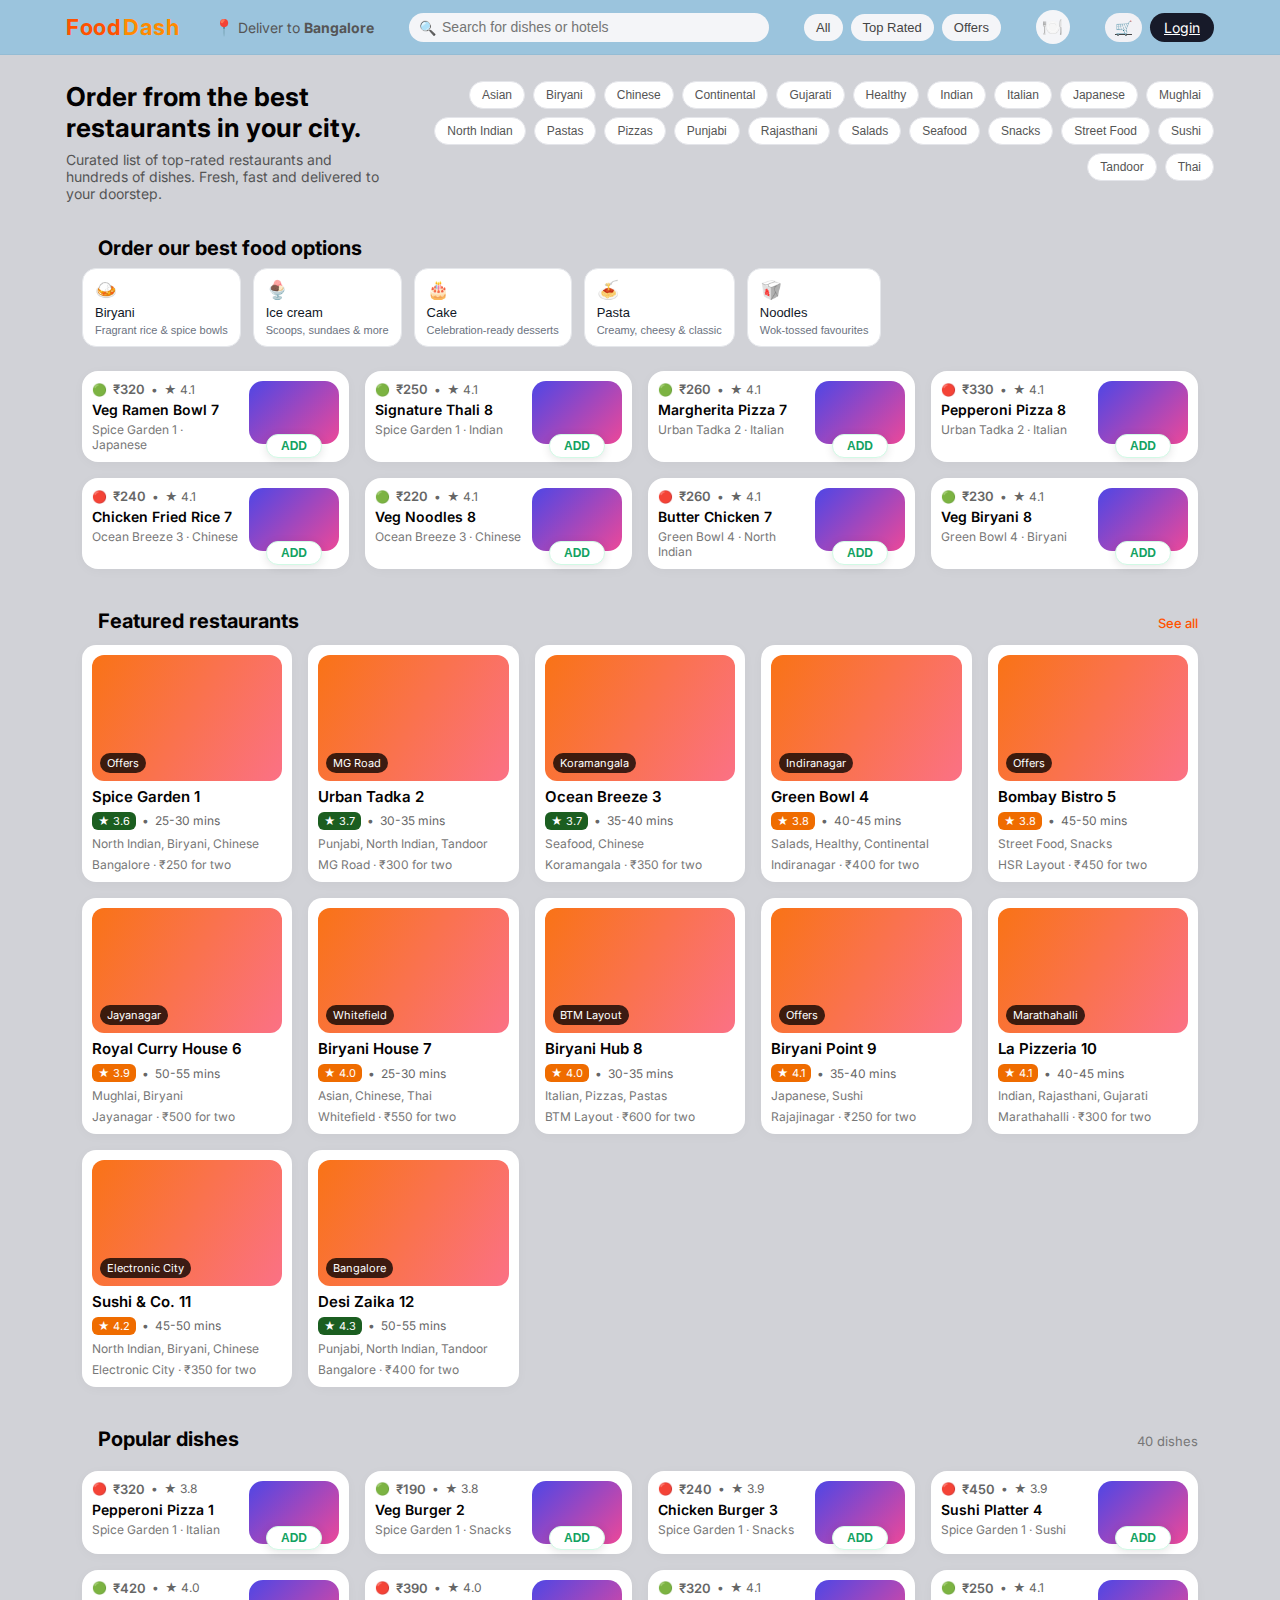
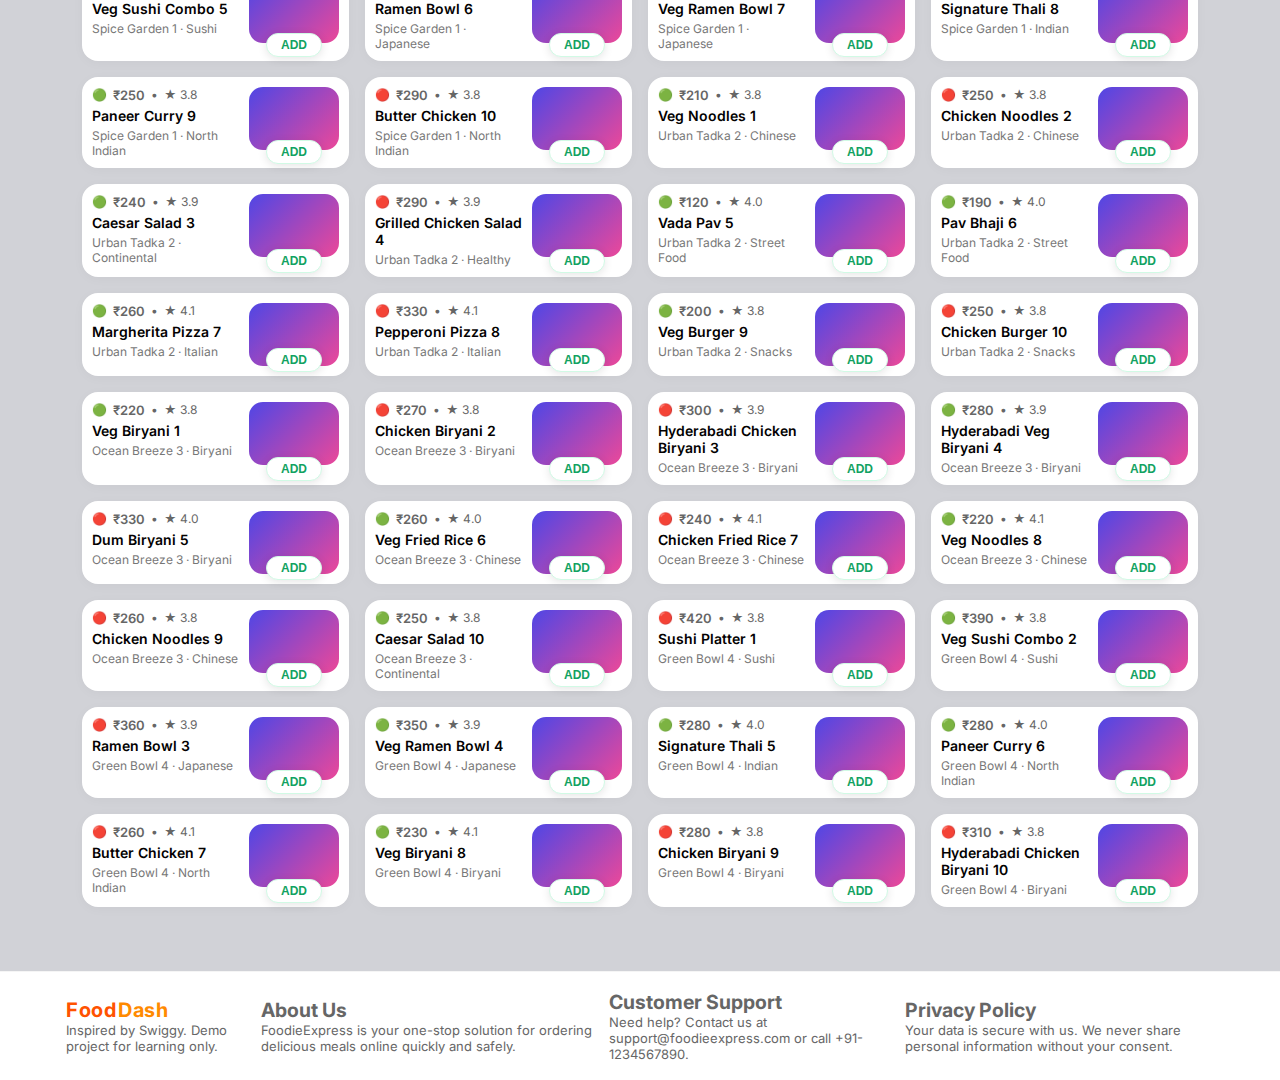
<file: index.html>
<!DOCTYPE html>
<html lang="en">
  <head>
    <meta charset="UTF-8" />
    <meta name="viewport" content="width=device-width, initial-scale=1.0" />
    <title>FoodDash | Order Food Online</title>
    <link rel="stylesheet" href="styles.css" />
    <link rel="preconnect" href="https://fonts.googleapis.com" />
    <link rel="preconnect" href="https://fonts.gstatic.com" crossorigin />
    <link
      href="https://fonts.googleapis.com/css2?family=Inter:wght@300;400;500;600;700&display=swap"
      rel="stylesheet"
    />
  </head>
  <body>
    <header class="top-bar">
      <div class="top-bar__content container">
        <a href="index.html" class="logo logo--link">Food<span>Dash</span></a>
        <div class="location">
          <span class="location__icon">📍</span>
          <span class="location__text">Deliver to <strong>Bangalore</strong></span>
        </div>
        <div class="search search--desktop">
          <span class="search__icon">🔍</span>
          <input
            id="searchInput"
            class="search__input"
            type="text"
            placeholder="Search for dishes or hotels"
          />
        </div>
        <nav class="nav">
          <button class="nav__item" id="filterAll">All</button>
          <button class="nav__item" data-filter="Top Rated">Top Rated</button>
          <button class="nav__item" data-filter="Offers">Offers</button>
        </nav>
        <a
          href="restaurants.html"
          class="top-icon"
          title="View all restaurants"
          aria-label="View all restaurants"
        >
          🍽️
        </a>
        <div class="user-actions">
          <a href="checkout.html" class="user-actions__btn">
            <span>🛒</span>
            <span class="user-actions__label">Cart</span>
            <span id="cartCount" class="cart-count-badge">0</span>
          </a>
          <a
            href="login.html"
            id="loginButton"
            class="user-actions__btn user-actions__btn--primary"
          >
            
            <span>Login</span>
          </a>
        </div>
      </div>
      <div class="search search--mobile container">
        <span class="search__icon">🔍</span>
        <input
          id="searchInputMobile"
          class="search__input"
          type="text"
          placeholder="Search for dishes or hotels"
        />
      </div>
    </header>

    <main class="main">
      <section class="hero container">
        <div class="hero__text">
          <h1>Order from the best restaurants in your city.</h1>
          <p>
            Curated list of top-rated restaurants and hundreds of dishes. Fresh, fast and
            delivered to your doorstep.
          </p>
        </div>
        <div class="hero__tags" id="cuisineFilters">
          <!-- Cuisine filter chips will be injected here -->
        </div>
      </section>

      <section class="container">
        <div class="section-header">
          <h2 class="section-title">Order our best food options</h2>
        </div>
        <div id="bestCategories" class="best-categories">
          <button class="best-category-card" data-keyword="biryani">
            <span class="best-category-icon">🍛</span>
            <span class="best-category-label">Biryani</span>
            <span class="best-category-sub">Fragrant rice & spice bowls</span>
          </button>
          <button class="best-category-card" data-keyword="ice cream">
            <span class="best-category-icon">🍨</span>
            <span class="best-category-label">Ice cream</span>
            <span class="best-category-sub">Scoops, sundaes & more</span>
          </button>
          <button class="best-category-card" data-keyword="cake">
            <span class="best-category-icon">🎂</span>
            <span class="best-category-label">Cake</span>
            <span class="best-category-sub">Celebration-ready desserts</span>
          </button>
          <button class="best-category-card" data-keyword="pasta">
            <span class="best-category-icon">🍝</span>
            <span class="best-category-label">Pasta</span>
            <span class="best-category-sub">Creamy, cheesy & classic</span>
          </button>
          <button class="best-category-card" data-keyword="noodles">
            <span class="best-category-icon">🥡</span>
            <span class="best-category-label">Noodles</span>
            <span class="best-category-sub">Wok-tossed favourites</span>
          </button>
        </div>
        <div id="bestDishGrid" class="dish-grid">
          <!-- Best dishes injected by JS -->
        </div>
      </section>

      <section class="container">
        <div class="section-header">
          <h2 class="section-title">Featured restaurants</h2>
          <a href="restaurants.html" class="section-link">See all</a>
        </div>
        <div id="hotelGrid" class="hotel-grid">
          <!-- Hotel cards injected by JS -->
        </div>
      </section>

      <section class="container">
        <div class="section-header">
          <h2 class="section-title">Popular dishes</h2>
          <span id="dishCount" class="section-subtitle"></span>
        </div>
        <div id="dishGrid" class="dish-grid">
          <!-- Dish cards injected by JS -->
        </div>
        <p id="noResults" class="no-results hidden">
          No dishes found. Try a different search or filter.
        </p>
      </section>
    </main>

    <footer class="footer">
      <div class="footer__content container">
        <div class="footer__brand">
          <div class="logo logo--footer">Food<span>Dash</span></div>
          <p>Inspired by Swiggy. Demo project for learning only.</p>
        </div>
        <div id="about" class="info-section">
    <h2>About Us</h2>
    <p>FoodieExpress is your one-stop solution for ordering delicious meals online quickly and safely.</p>
</div>

<div id="help" class="info-section">
    <h2>Customer Support</h2>
    <p>Need help? Contact us at support@foodieexpress.com or call +91-1234567890.</p>
</div>

<div id="privacy" class="info-section">
    <h2>Privacy Policy</h2>
    <p>Your data is secure with us. We never share personal information without your consent.</p>
</div>
    </footer>

    <script src="header.js"></script>
    <script src="script.js"></script>
  </body>
  </html>
</file>
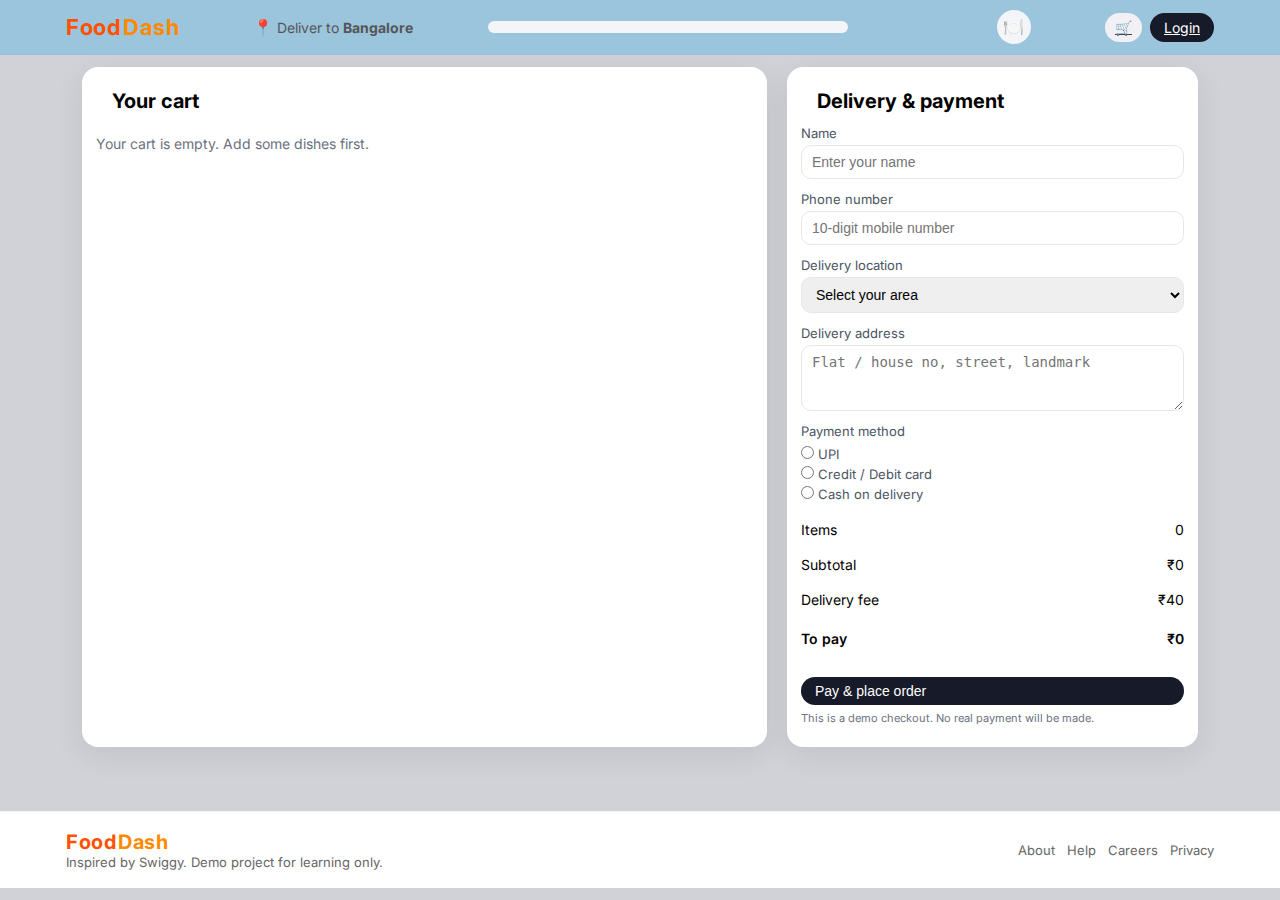
<file: checkout.html>
<!DOCTYPE html>
<html lang="en">
  <head>
    <meta charset="UTF-8" />
    <meta name="viewport" content="width=device-width, initial-scale=1.0" />
    <title>FoodDash | Checkout</title>
    <link rel="stylesheet" href="styles.css" />
    <link rel="preconnect" href="https://fonts.googleapis.com" />
    <link rel="preconnect" href="https://fonts.gstatic.com" crossorigin />
    <link
      href="https://fonts.googleapis.com/css2?family=Inter:wght@300;400;500;600;700&display=swap"
      rel="stylesheet"
    />
  </head>
  <body>
    <header class="top-bar">
      <div class="top-bar__content container">
        <a href="index.html" class="logo logo--link">Food<span>Dash</span></a>
        <div class="location">
          <span class="location__icon">📍</span>
          <span class="location__text">Deliver to <strong>Bangalore</strong></span>
        </div>
        <div class="search search--desktop"></div>
        <nav class="nav"></nav>
        <a
          href="restaurants.html"
          class="top-icon"
          title="View all restaurants"
          aria-label="View all restaurants"
        >
          🍽️
        </a>
        <div class="user-actions">
          <a href="checkout.html" class="user-actions__btn">
            <span>🛒</span>
            <span class="user-actions__label">Cart</span>
            <span id="cartCount" class="cart-count-badge">0</span>
          </a>
          <a
            href="login.html"
            id="loginButton"
            class="user-actions__btn user-actions__btn--primary"
          >
            
            <span>Login</span>
          </a>
        </div>
      </div>
    </header>

    <main class="main checkout-main">
      <section class="container">
        <div class="checkout-layout">
          <div class="checkout-card">
            <div class="checkout-items-header">
              <h2 class="section-title">Your cart</h2>
            </div>
            <div id="cartItems"></div>
            <p id="cartEmpty" class="checkout-empty hidden">
              Your cart is empty. Add some dishes first.
            </p>
          </div>

          <div class="checkout-card">
            <h2 class="section-title">Delivery & payment</h2>
            <form id="checkoutForm" class="auth-form">
              <div class="field-group">
                <label for="nameField">Name</label>
                <input
                  id="nameField"
                  type="text"
                  placeholder="Enter your name"
                  required
                />
              </div>
              <div class="field-group">
                <label for="phoneField">Phone number</label>
                <input
                  id="phoneField"
                  type="tel"
                  placeholder="10-digit mobile number"
                  required
                />
              </div>
              <div class="field-group">
                <label for="locationSelect">Delivery location</label>
                <select id="locationSelect" required>
                  <option value="">Select your area</option>
                </select>
              </div>
              <div class="field-group">
                <label for="addressField">Delivery address</label>
                <textarea
                  id="addressField"
                  rows="3"
                  placeholder="Flat / house no, street, landmark"
                  required
                ></textarea>
              </div>
              <div class="field-group">
                <label>Payment method</label>
                <div>
                  <label>
                    <input
                      type="radio"
                      name="paymentMethod"
                      value="UPI"
                      required
                    />
                    UPI
                  </label>
                  <br />
                  <label>
                    <input
                      type="radio"
                      name="paymentMethod"
                      value="Card"
                    />
                    Credit / Debit card
                  </label>
                  <br />
                  <label>
                    <input
                      type="radio"
                      name="paymentMethod"
                      value="COD"
                    />
                    Cash on delivery
                  </label>
                </div>
              </div>

              <div class="checkout-summary-row">
                <span>Items</span>
                <span id="summaryItems">0</span>
              </div>
              <div class="checkout-summary-row">
                <span>Subtotal</span>
                <span id="summarySubtotal">₹0</span>
              </div>
              <div class="checkout-summary-row">
                <span>Delivery fee</span>
                <span id="summaryDelivery">₹40</span>
              </div>
              <div class="checkout-summary-row checkout-summary-row--total">
                <span>To pay</span>
                <span id="summaryTotal">₹0</span>
              </div>

              <div class="checkout-form-actions">
                <button
                  type="submit"
                  id="payButton"
                  class="user-actions__btn user-actions__btn--primary auth-submit"
                >
                  Pay &amp; place order
                </button>
                <p class="checkout-note">
                  This is a demo checkout. No real payment will be made.
                </p>
                <p id="checkoutError" class="auth-error"></p>
                <p id="checkoutSuccess" class="checkout-success hidden">
                  Order placed successfully! Your delicious food is on the way.
                </p>
              </div>
            </form>
          </div>
        </div>
      </section>
    </main>

    <footer class="footer">
      <div class="footer__content container">
        <div class="footer__brand">
          <div class="logo logo--footer">Food<span>Dash</span></div>
          <p>Inspired by Swiggy. Demo project for learning only.</p>
        </div>
        <div class="footer__links">
          <a href="#">About</a>
          <a href="#">Help</a>
          <a href="#">Careers</a>
          <a href="#">Privacy</a>
        </div>
      </div>
    </footer>

    <script src="header.js"></script>
    <script src="checkout.js"></script>
  </body>
  </html>
</file>
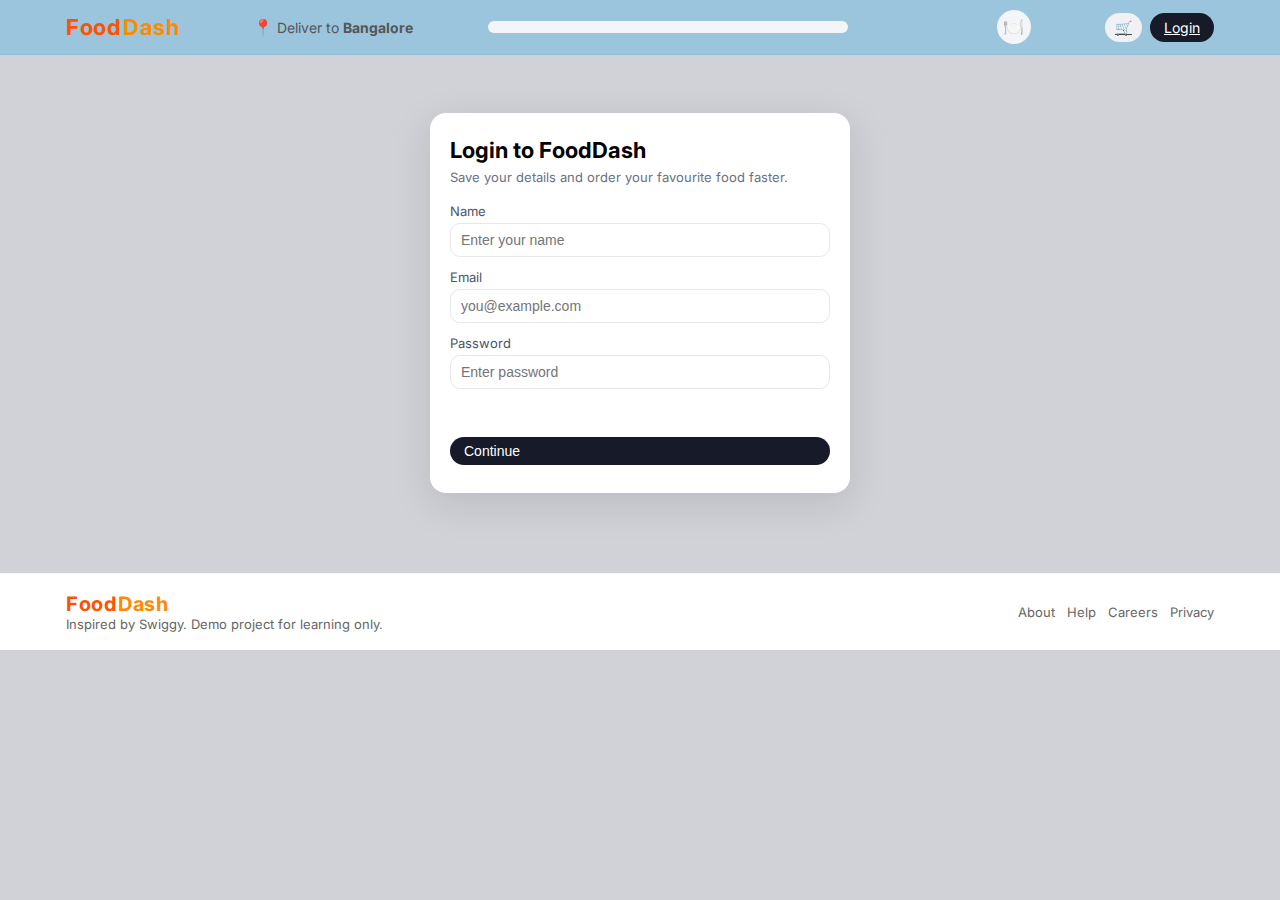
<file: login.html>
<!DOCTYPE html>
<html lang="en">
  <head>
    <meta charset="UTF-8" />
    <meta name="viewport" content="width=device-width, initial-scale=1.0" />
    <title>FoodDash | Login</title>
    <link rel="stylesheet" href="styles.css" />
    <link rel="preconnect" href="https://fonts.googleapis.com" />
    <link rel="preconnect" href="https://fonts.gstatic.com" crossorigin />
    <link
      href="https://fonts.googleapis.com/css2?family=Inter:wght@300;400;500;600;700&display=swap"
      rel="stylesheet"
    />
  </head>
  <body>
    <header class="top-bar">
      <div class="top-bar__content container">
        <a href="index.html" class="logo logo--link">Food<span>Dash</span></a>
        <div class="location">
          <span class="location__icon">📍</span>
          <span class="location__text">Deliver to <strong>Bangalore</strong></span>
        </div>
        <div class="search search--desktop"></div>
        <nav class="nav"></nav>
        <a
          href="restaurants.html"
          class="top-icon"
          title="View all restaurants"
          aria-label="View all restaurants"
        >
          🍽️
        </a>
        <div class="user-actions">
          <a href="checkout.html" class="user-actions__btn">
            <span>🛒</span>
            <span class="user-actions__label">Cart</span>
            <span id="cartCount" class="cart-count-badge">0</span>
          </a>
          <a
            href="login.html"
            id="loginButton"
            class="user-actions__btn user-actions__btn--primary"
          >
            
            <span>Login</span>
          </a>
        </div>
      </div>
    </header>

    <main class="main auth-page">
      <section class="container">
        <div class="auth-card">
          <h1>Login to FoodDash</h1>
          <p>Save your details and order your favourite food faster.</p>
          <form id="loginForm" class="auth-form">
            <div class="field-group">
              <label for="nameInput">Name</label>
              <input
                id="nameInput"
                type="text"
                placeholder="Enter your name"
                required
              />
            </div>
            <div class="field-group">
              <label for="emailInput">Email</label>
              <input
                id="emailInput"
                type="email"
                placeholder="you@example.com"
                required
              />
            </div>
            <div class="field-group">
              <label for="passwordInput">Password</label>
              <input
                id="passwordInput"
                type="password"
                placeholder="Enter password"
                required
              />
            </div>
            <p id="loginError" class="auth-error"></p>
            <button
              type="submit"
              class="user-actions__btn user-actions__btn--primary auth-submit"
            >
              Continue
            </button>
          </form>
        </div>
      </section>
    </main>

    <footer class="footer">
      <div class="footer__content container">
        <div class="footer__brand">
          <div class="logo logo--footer">Food<span>Dash</span></div>
          <p>Inspired by Swiggy. Demo project for learning only.</p>
        </div>
        <div class="footer__links">
          <a href="#">About</a>
          <a href="#">Help</a>
          <a href="#">Careers</a>
          <a href="#">Privacy</a>
        </div>
      </div>
    </footer>

    <script src="header.js"></script>
    <script src="login.js"></script>
  </body>
  </html>
</file>
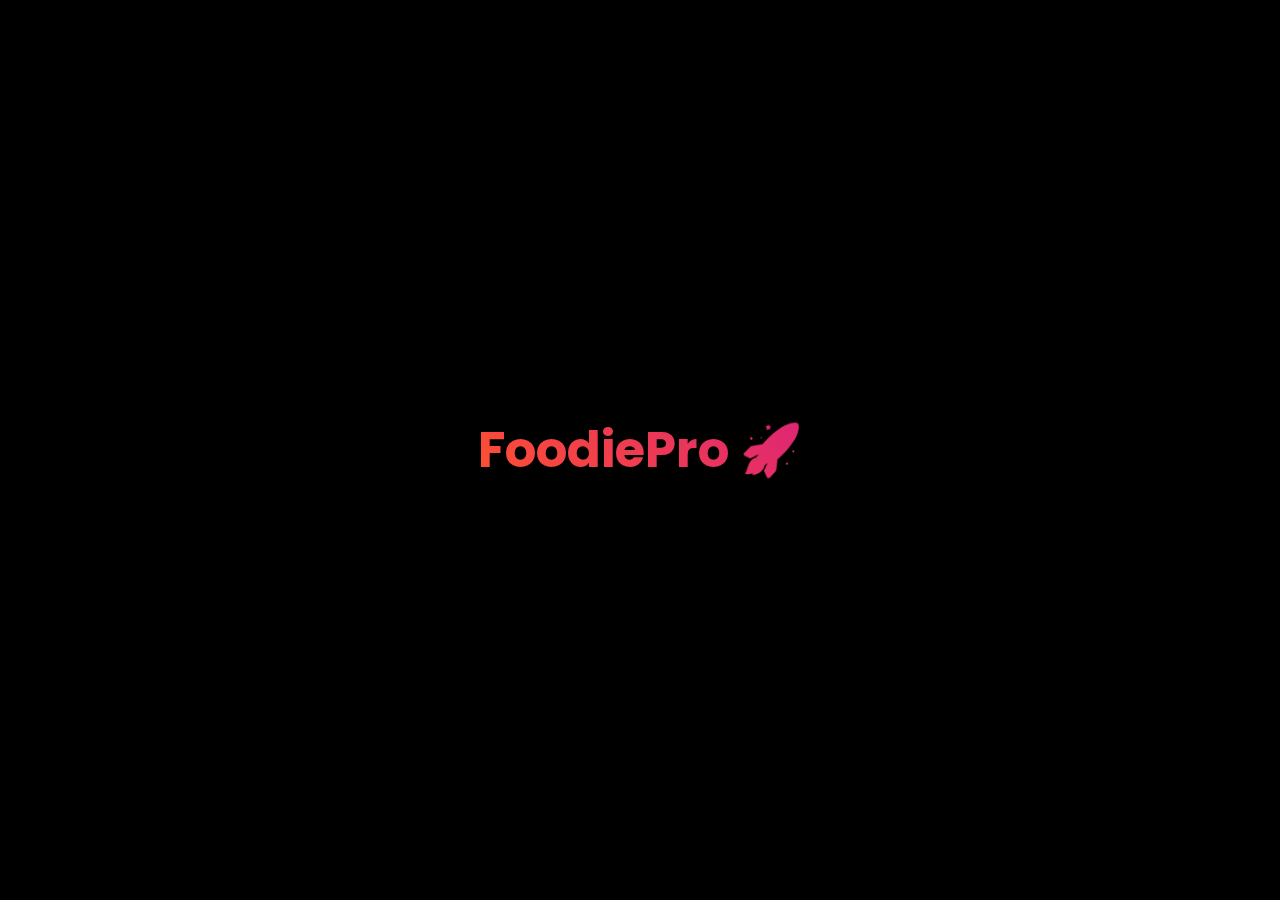
<file: project1.html>
<!DOCTYPE html>
<html lang="en">
<head>
<meta charset="UTF-8">
<meta name="viewport" content="width=device-width, initial-scale=1.0">
<title>FoodiePro Startup</title>

<link href="https://fonts.googleapis.com/css2?family=Poppins:wght@300;400;600;700&display=swap" rel="stylesheet">

<style>
*{margin:0;padding:0;box-sizing:border-box;font-family:'Poppins',sans-serif;}
body{background:#0f0f0f;color:white;overflow-x:hidden}

/* SPLASH SCREEN */
#splash{
position:fixed;
width:100%;height:100%;
background:#000;
display:flex;
justify-content:center;
align-items:center;
flex-direction:column;
z-index:9999;
animation:fadeOut 4s forwards;
animation-delay:3s;
}

#splash h1{
font-size:50px;
background:linear-gradient(45deg,#ff512f,#dd2476);
-webkit-background-clip:text;
color:transparent;
animation:zoomIn 2s ease;
}

@keyframes zoomIn{
0%{transform:scale(0.5);opacity:0}
100%{transform:scale(1);opacity:1}
}

@keyframes fadeOut{
to{opacity:0;visibility:hidden}
}

/* LOGIN SELECTION */
#roleSelect{
display:flex;
height:100vh;
justify-content:center;
align-items:center;
flex-direction:column;
gap:20px;
}

.role-btn{
padding:15px 40px;
border:none;
border-radius:30px;
background:linear-gradient(45deg,#ff512f,#dd2476);
color:white;
font-size:18px;
cursor:pointer;
transition:.3s;
}

.role-btn:hover{transform:scale(1.1)}

/* LOGIN FORM */
#loginPage{
display:none;
height:100vh;
justify-content:center;
align-items:center;
flex-direction:column;
gap:15px;
}

.login-box{
background:#111;
padding:40px;
border-radius:15px;
width:320px;
text-align:center;
box-shadow:0 0 20px rgba(255,81,47,.3);
}

.login-box input{
width:100%;
padding:10px;
margin:8px 0;
border:none;
border-radius:20px;
background:#222;
color:white;
}

.login-box button{
width:100%;
padding:10px;
margin-top:10px;
border:none;
border-radius:20px;
background:#ff512f;
color:white;
cursor:pointer;
}

.google-btn{
background:white;
color:black;
margin-top:10px;
}

.forgot{
font-size:12px;
color:#ff512f;
cursor:pointer;
margin-top:5px;
}

/* MAIN APP */
#app{
display:none;
}

/* NAVBAR */
nav{
display:flex;
justify-content:space-between;
align-items:center;
padding:20px 8%;
background:#111;
position:fixed;
width:100%;
top:0;
z-index:1000;
}

.logo{
font-size:22px;
font-weight:bold;
background:linear-gradient(45deg,#ff512f,#dd2476);
-webkit-background-clip:text;
color:transparent;
}

nav ul{
display:flex;
list-style:none;
gap:25px;
}

nav ul li{
cursor:pointer;
transition:.3s;
}

nav ul li:hover{color:#ff512f}

.cart{
background:#ff512f;
padding:8px 15px;
border-radius:20px;
cursor:pointer;
}

/* HERO */
.hero{
height:100vh;
display:flex;
justify-content:center;
align-items:center;
flex-direction:column;
text-align:center;
background:linear-gradient(rgba(0,0,0,.7),rgba(0,0,0,.7)),
url("https://images.unsplash.com/photo-1504674900247-0877df9cc836");
background-size:cover;
background-position:center;
padding-top:80px;
}

.hero h1{
font-size:50px;
margin-bottom:20px;
}

.btn{
padding:14px 30px;
background:linear-gradient(45deg,#ff512f,#dd2476);
border:none;
color:white;
font-size:16px;
border-radius:30px;
cursor:pointer;
transition:.3s;
}

.btn:hover{transform:scale(1.1)}

/* POPUP */
.popup{
position:fixed;
top:0;left:0;
width:100%;height:100%;
background:rgba(0,0,0,0.9);
display:none;
justify-content:center;
align-items:center;
padding:40px;
z-index:2000;
animation:fadeIn .4s ease;
}

.popup.show{display:flex}

.popup-content{
background:#111;
width:95%;
max-width:1300px;
border-radius:15px;
padding:30px;
max-height:90vh;
overflow-y:auto;
}

.close{
float:right;
cursor:pointer;
font-size:22px;
color:#ff512f;
}

/* FILTER */
.controls{
display:flex;
flex-wrap:wrap;
gap:15px;
justify-content:center;
margin:20px 0;
}

.controls input,.controls select,.controls button{
padding:10px 15px;
border-radius:20px;
border:none;
background:#222;
color:white;
}

.controls button:hover{
background:#ff512f;
cursor:pointer;
}

/* GRID */
.grid{
display:grid;
grid-template-columns:repeat(auto-fit,minmax(250px,1fr));
gap:20px;
}

.card{
background:rgba(255,255,255,0.05);
padding:20px;
border-radius:15px;
transition:.3s;
}

.card img{
width:100%;
height:150px;
object-fit:cover;
border-radius:10px;
margin-bottom:10px;
}

.card:hover{
transform:translateY(-8px);
box-shadow:0 0 20px rgba(255,81,47,.5);
}

.status{
font-size:12px;
padding:4px 10px;
border-radius:20px;
display:inline-block;
margin-bottom:5px;
}

.rating{color:gold;margin:5px 0}

.offer{
background:#ff512f;
padding:4px 8px;
border-radius:15px;
font-size:12px;
display:inline-block;
margin-bottom:5px;
}

.add-btn{
margin-top:8px;
padding:8px;
background:#ff512f;
border:none;
border-radius:20px;
cursor:pointer;
color:white;
}

/* CART */
.cart-panel{
position:fixed;
right:-400px;
top:0;
width:350px;
height:100%;
background:#111;
padding:20px;
transition:.4s;
z-index:3000;
overflow-y:auto;
}

.cart-panel.show{right:0}

.cart-item{
margin:10px 0;
border-bottom:1px solid #333;
padding-bottom:5px;
}

hr{
border:1px solid #333;
margin:15px 0;
}

</style>
</head>

<body>

<!-- SPLASH -->
<div id="splash">
<h1>FoodiePro 🚀</h1>
</div>

<!-- ROLE SELECT -->
<div id="roleSelect">
<h2>Select Login Type</h2>
<button class="role-btn" onclick="selectRole('user')">User</button>
<button class="role-btn" onclick="selectRole('admin')">Admin</button>
</div>

<!-- LOGIN PAGE -->
<div id="loginPage">
<div class="login-box">
<h2 id="loginTitle">Login</h2>
<input type="text" id="email" placeholder="Email">
<input type="password" id="password" placeholder="Password">
<div class="forgot">Forgot Password?</div>
<button onclick="login()">Login</button>
<button class="google-btn">Sign in with Google</button>
</div>
</div>

<!-- MAIN APP -->
<div id="app">

<nav>
<div class="logo">FoodiePro</div>
<ul>
<li onclick="openPopup()">Restaurants</li>
<li>Offers</li>
<li>Contact</li>
</ul>
<div class="cart" onclick="toggleCart()">Cart (<span id="cartCount">0</span>)</div>
</nav>

<section class="hero">
<h1>Premium Food Delivered Fast</h1>
<button class="btn" onclick="openPopup()">Order Now</button>
</section>

<!-- POPUP -->
<div class="popup" id="popup">
<div class="popup-content">
<span class="close" onclick="closePopup()">✖</span>
<h2 style="text-align:center;">Explore Restaurants</h2>

<div class="controls">
<input type="text" id="search" placeholder="Search restaurant..." onkeyup="applyFilters()">
<select id="sort" onchange="applyFilters()">
<option value="">Sort by Rating</option>
<option value="high">High to Low</option>
<option value="low">Low to High</option>
</select>
<button onclick="filterType('all')">All</button>
<button onclick="filterType('veg')">Veg</button>
<button onclick="filterType('nonveg')">Non-Veg</button>
</div>

<div class="grid" id="grid"></div>
</div>
</div>

<!-- CART PANEL -->
<div class="cart-panel" id="cartPanel">
<h2>Your Cart</h2>
<div id="cartItems"></div>

<hr>

<h3>Apply Coupon</h3>
<input type="text" id="couponInput" placeholder="Enter coupon code"
style="width:100%;padding:8px;background:#222;color:white;border:none;border-radius:10px;">

<button onclick="applyCoupon()"
style="width:100%;margin-top:10px;padding:8px;background:#ff512f;border:none;border-radius:20px;color:white;">
Apply Coupon
</button>

<h3 style="margin-top:15px;">Total: ₹<span id="totalAmount">0</span></h3>

<hr>

<h3>Payment Method</h3>
<select id="paymentMethod"
style="width:100%;padding:8px;background:#222;color:white;border:none;border-radius:10px;">
<option value="UPI">UPI</option>
<option value="Card">Credit/Debit Card</option>
<option value="COD">Cash on Delivery</option>
</select>

<button onclick="checkout()"
style="width:100%;margin-top:15px;padding:10px;background:green;border:none;border-radius:20px;color:white;">
Proceed to Pay
</button>

</div>

</div>
<script>

// ================= SPLASH + ROLE =================

let selectedRole = "";

window.onload = function(){
setTimeout(()=>{
document.getElementById("roleSelect").style.display="flex";
},3000);
}

function selectRole(role){
selectedRole = role;
document.getElementById("roleSelect").style.display="none";
document.getElementById("loginPage").style.display="flex";
document.getElementById("loginTitle").innerText =
role === "admin" ? "Admin Login" : "User Login";
}

// ================= LOGIN =================

function login(){

let email = document.getElementById("email").value.trim();
let password = document.getElementById("password").value.trim();

if(email==="" || password===""){
alert("Please fill all fields");
return;
}

if(selectedRole === "admin"){

if(email==="admin@foodiepro.com" && password==="Admin123"){
enterApp();
}else{
alert("Invalid Admin Credentials");
}

}else{

let regex = /^(?=.*[a-z])(?=.*[A-Z])(?=.*\d).{6,}$/;

if(!regex.test(password)){
alert("Password must contain Capital, Small letter and Number");
return;
}

enterApp();
}

}

function enterApp(){
document.getElementById("loginPage").style.display="none";
document.getElementById("app").style.display="block";
}

// ================= DATA =================

let typeFilter="all";
let cart=[];
let total=0;
let discount=0;

const restaurants=[
// VEG
{name:"Green Bowl Kitchen",type:"veg",rating:4,status:"open",delivery:25,offer:"20% OFF",img:"https://images.unsplash.com/photo-1546069901-ba9599a7e63c"},
{name:"Veggie Delight",type:"veg",rating:5,status:"open",delivery:20,offer:"Free Delivery",img:"https://images.unsplash.com/photo-1490645935967-10de6ba17061"},
{name:"Herbivore Heaven",type:"veg",rating:3,status:"closed",delivery:30,offer:"10% OFF",img:"https://images.unsplash.com/photo-1512621776951-a57141f2eefd"},
{name:"Fresh Roots Cafe",type:"veg",rating:4,status:"open",delivery:22,offer:"Flat ₹50 OFF",img:"https://images.unsplash.com/photo-1551183053-bf91a1d81141"},
{name:"Nature Plate",type:"veg",rating:5,status:"open",delivery:28,offer:"15% OFF",img:"https://images.unsplash.com/photo-1473093295043-cdd812d0e601"},
{name:"Organic Feast",type:"veg",rating:4,status:"open",delivery:24,offer:"Free Dessert",img:"https://images.unsplash.com/photo-1504754524776-8f4f37790ca0"},
{name:"Veg Paradise",type:"veg",rating:5,status:"open",delivery:19,offer:"20% OFF",img:"https://images.unsplash.com/photo-1504674900247-0877df9cc836"},
{name:"Green Garden Dine",type:"veg",rating:3,status:"closed",delivery:35,offer:"Buy 1 Get 1",img:"https://images.unsplash.com/photo-1481931098730-318b6f776db0"},
{name:"Healthy Bites",type:"veg",rating:4,status:"open",delivery:27,offer:"₹100 OFF",img:"https://images.unsplash.com/photo-1467003909585-2f8a72700288"},
{name:"Pure Veg Hub",type:"veg",rating:5,status:"open",delivery:23,offer:"Free Delivery",img:"https://images.unsplash.com/photo-1498837167922-ddd27525d352"},

// NONVEG
{name:"Royal Biryani House",type:"nonveg",rating:5,status:"open",delivery:30,offer:"Flat ₹75 OFF",img:"https://images.unsplash.com/photo-1604908177522-402a79d34e0f"},
{name:"Grill & Flames",type:"nonveg",rating:4,status:"open",delivery:35,offer:"Buy 1 Get 1",img:"https://images.unsplash.com/photo-1550547660-d9450f859349"},
{name:"Spicy Tandoor",type:"nonveg",rating:5,status:"open",delivery:28,offer:"₹100 OFF",img:"https://images.unsplash.com/photo-1504674900247-0877df9cc836"},
{name:"Chicken Corner",type:"nonveg",rating:4,status:"open",delivery:26,offer:"20% OFF",img:"https://images.unsplash.com/photo-1606755962773-d324e0a13086"},
{name:"BBQ Nation Hub",type:"nonveg",rating:5,status:"open",delivery:32,offer:"Free Delivery",img:"https://images.unsplash.com/photo-1525755662778-989d0524087e"},
{name:"Seafood Express",type:"nonveg",rating:3,status:"closed",delivery:40,offer:"15% OFF",img:"https://images.unsplash.com/photo-1565299624946-b28f40a0ae38"},
{name:"Mughal Darbar",type:"nonveg",rating:4,status:"open",delivery:29,offer:"₹150 OFF",img:"https://images.unsplash.com/photo-1600891964599-f61ba0e24092"},
{name:"Tandoori Nights",type:"nonveg",rating:5,status:"open",delivery:25,offer:"25% OFF",img:"https://images.unsplash.com/photo-1613145993510-1c3c2f45f9b8"},
{name:"Kebab Junction",type:"nonveg",rating:4,status:"open",delivery:27,offer:"Free Dessert",img:"https://images.unsplash.com/photo-1544025162-d76694265947"},
{name:"Meat Lovers Hub",type:"nonveg",rating:5,status:"open",delivery:31,offer:"Buy 2 Get 1",img:"https://images.unsplash.com/photo-1543353071-873f17a7a088"}
];

// ================= POPUP =================

function openPopup(){
document.getElementById("popup").classList.add("show");
renderData(restaurants);
}

function closePopup(){
document.getElementById("popup").classList.remove("show");
}

function filterType(type){
typeFilter=type;
applyFilters();
}

function applyFilters(){
let data=[...restaurants];
let search=document.getElementById("search").value.toLowerCase();

if(search){
data=data.filter(r=>r.name.toLowerCase().includes(search));
}

if(typeFilter!=="all"){
data=data.filter(r=>r.type===typeFilter);
}

let sort=document.getElementById("sort").value;
if(sort==="high"){data.sort((a,b)=>b.rating-a.rating);}
if(sort==="low"){data.sort((a,b)=>a.rating-b.rating);}

renderData(data);
}

function renderData(data){
let grid=document.getElementById("grid");
grid.innerHTML="";

data.forEach(res=>{

let stars="★".repeat(res.rating)+"☆".repeat(5-res.rating);

grid.innerHTML+=`
<div class="card" onclick="openMenu('${res.name}','${res.type}','${res.status}')">
<img src="${res.img}">
<span class="status" style="background:${res.status==='open'?'green':'red'}">
${res.status.toUpperCase()}
</span>
<div class="offer">🔥 ${res.offer}</div>
<h3>${res.name}</h3>
<p>${res.type.toUpperCase()}</p>
<p>⏱ ${res.delivery} mins</p>
<div class="rating">${stars}</div>
</div>`;
});
}
function openMenu(name,type,status){

if(status==="closed"){
alert("Restaurant Closed ❌");
return;
}

let menuItems="";

for(let i=1;i<=10;i++){

let price=100 + (i*20);


menuItems+=`
<div style="display:flex;justify-content:space-between;
align-items:center;margin:10px 0;padding:10px;
background:#222;border-radius:10px;">
<div>
<h4>${type==="veg"?"🥦":"🍗"} Item ${i}</h4>
<p>₹${price}</p>
</div>
<button class="add-btn"
onclick="event.stopPropagation();addToCart('${name} - Item ${i}',${price})">
Add
</button>
</div>`;
}

document.getElementById("grid").innerHTML=`
<h2 style="text-align:center;margin-bottom:20px;">${name} Menu</h2>
${menuItems}
<button onclick="applyFilters()"
style="margin-top:20px;background:#555;">⬅ Back</button>
`;
}

// ================= CART =================

function addToCart(name,price){

let item=cart.find(i=>i.name===name);

if(item){
item.qty++;
}else{
cart.push({name,price,qty:1});
}

calculateTotal();
document.getElementById("cartCount").innerText=
cart.reduce((sum,i)=>sum+i.qty,0);

renderCart();
}

function calculateTotal(){
total=cart.reduce((sum,i)=>sum+(i.price*i.qty),0);
}

function renderCart(){
let cartItems=document.getElementById("cartItems");
cartItems.innerHTML="";

cart.forEach(item=>{
cartItems.innerHTML+=`
<div class="cart-item">
${item.name} x${item.qty} - ₹${item.price*item.qty}
</div>`;
});

document.getElementById("totalAmount").innerText=
Math.max(total-discount,0);
}

function applyCoupon(){

let code=document.getElementById("couponInput").value.trim().toUpperCase();

if(total===0){
alert("Add items first");
return;
}

if(code==="FOOD50"){discount=50;}
else if(code==="SAVE100"){discount=100;}
else if(code==="WELCOME20"){discount=Math.floor(total*0.2);}
else{
discount=0;
alert("Invalid Coupon");
return;
}

alert("Coupon Applied 🎉");
renderCart();
}

function checkout(){

if(cart.length===0){
alert("Cart is empty");
return;
}

let payment=document.getElementById("paymentMethod").value;

alert("Payment Successful via "+payment+" 🎉");

cart=[];
total=0;
discount=0;

document.getElementById("cartCount").innerText=0;
renderCart();
toggleCart();
}

function toggleCart(){
document.getElementById("cartPanel").classList.toggle("show");
}

</script>

</body>
</html>
</file>
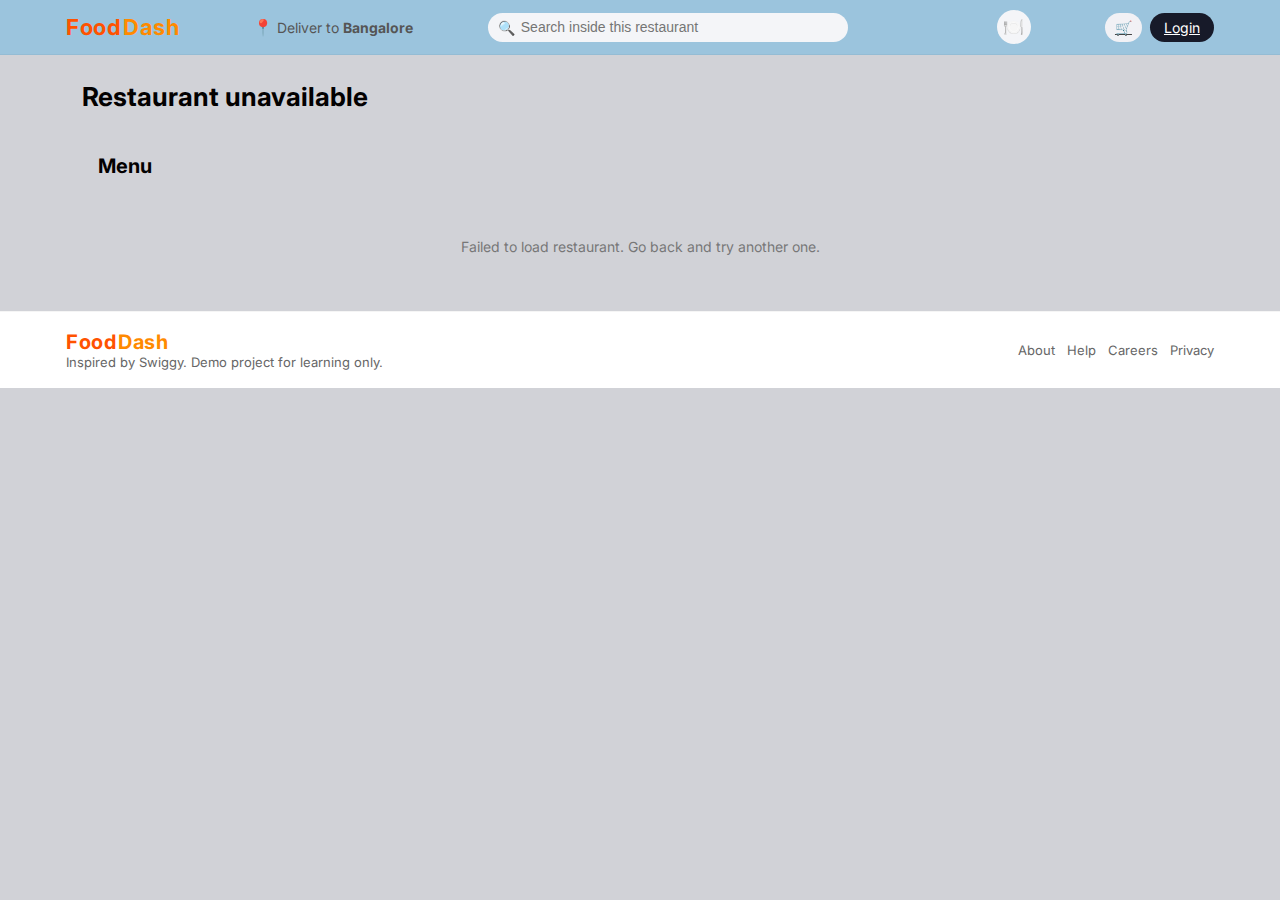
<file: restaurant.html>
<!DOCTYPE html>
<html lang="en">
  <head>
    <meta charset="UTF-8" />
    <meta name="viewport" content="width=device-width, initial-scale=1.0" />
    <title>FoodDash | Restaurant</title>
    <link rel="stylesheet" href="styles.css" />
    <link rel="preconnect" href="https://fonts.googleapis.com" />
    <link rel="preconnect" href="https://fonts.gstatic.com" crossorigin />
    <link
      href="https://fonts.googleapis.com/css2?family=Inter:wght@300;400;500;600;700&display=swap"
      rel="stylesheet"
    />
  </head>
  <body>
    <header class="top-bar">
      <div class="top-bar__content container">
        <a href="index.html" class="logo logo--link">Food<span>Dash</span></a>
        <div class="location">
          <span class="location__icon">📍</span>
          <span class="location__text">Deliver to <strong>Bangalore</strong></span>
        </div>
        <div class="search search--desktop">
          <span class="search__icon">🔍</span>
          <input
            id="searchInput"
            class="search__input"
            type="text"
            placeholder="Search inside this restaurant"
          />
        </div>
        <nav class="nav"></nav>
        <a
          href="restaurants.html"
          class="top-icon"
          title="View all restaurants"
          aria-label="View all restaurants"
        >
          🍽️
        </a>
        <div class="user-actions">
          <a href="checkout.html" class="user-actions__btn">
            <span>🛒</span>
            <span class="user-actions__label">Cart</span>
            <span id="cartCount" class="cart-count-badge">0</span>
          </a>
          <a
            href="login.html"
            id="loginButton"
            class="user-actions__btn user-actions__btn--primary"
          >
           
            <span>Login</span>
          </a>
        </div>
      </div>
      <div class="search search--mobile container">
        <span class="search__icon">🔍</span>
        <input
          id="searchInputMobile"
          class="search__input"
          type="text"
          placeholder="Search inside this restaurant"
        />
      </div>
    </header>

    <main class="main">
      <section class="container">
        <div id="restaurantHero" class="hero">
          <div class="hero__text">
            <h1 id="restaurantName">Restaurant</h1>
            <p id="restaurantMeta"></p>
          </div>
        </div>
      </section>

      <section class="container">
        <div class="section-header">
          <h2 class="section-title">Menu</h2>
          <span id="dishCount" class="section-subtitle"></span>
        </div>
        <div id="dishGrid" class="dish-grid">
          <!-- Dishes injected by JS -->
        </div>
        <p id="noResults" class="no-results hidden">
          No dishes found. Try a different search.
        </p>
      </section>
    </main>

    <footer class="footer">
      <div class="footer__content container">
        <div class="footer__brand">
          <div class="logo logo--footer">Food<span>Dash</span></div>
          <p>Inspired by Swiggy. Demo project for learning only.</p>
        </div>
        <div class="footer__links">
          <a href="#">About</a>
          <a href="#">Help</a>
          <a href="#">Careers</a>
          <a href="#">Privacy</a>
        </div>
      </div>
    </footer>

    <script src="header.js"></script>
    <script src="restaurant-detail.js"></script>
  </body>
  </html>
</file>
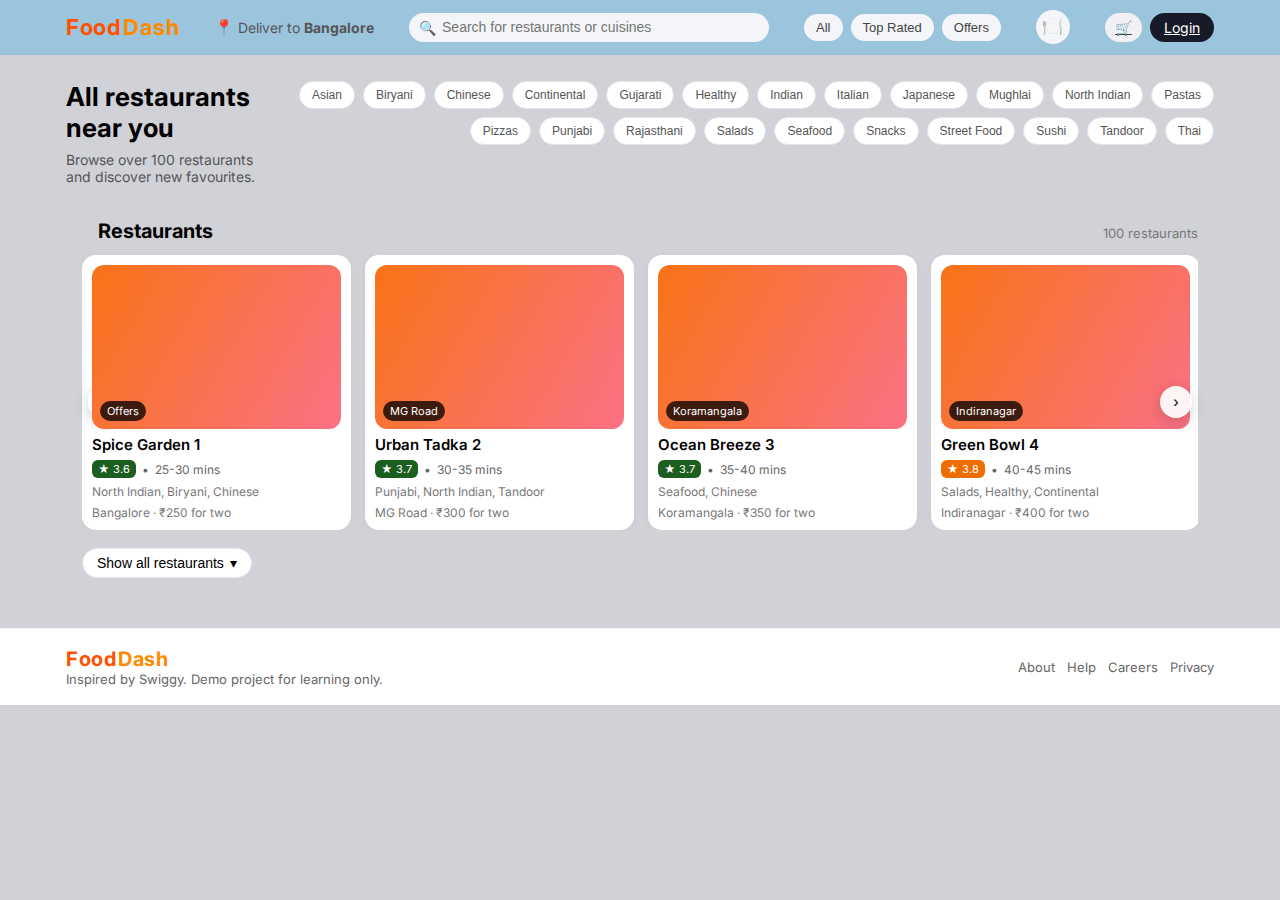
<file: restaurants.html>
<!DOCTYPE html>
<html lang="en">
  <head>
    <meta charset="UTF-8" />
    <meta name="viewport" content="width=device-width, initial-scale=1.0" />
    <title>FoodDash | All Restaurants</title>
    <link rel="stylesheet" href="styles.css" />
    <link rel="preconnect" href="https://fonts.googleapis.com" />
    <link rel="preconnect" href="https://fonts.gstatic.com" crossorigin />
    <link
      href="https://fonts.googleapis.com/css2?family=Inter:wght@300;400;500;600;700&display=swap"
      rel="stylesheet"
    />
  </head>
  <body>
    <header class="top-bar">
      <div class="top-bar__content container">
        <a href="index.html" class="logo logo--link">Food<span>Dash</span></a>
        <div class="location">
          <span class="location__icon">📍</span>
          <span class="location__text">Deliver to <strong>Bangalore</strong></span>
        </div>
        <div class="search search--desktop">
          <span class="search__icon">🔍</span>
          <input
            id="searchInput"
            class="search__input"
            type="text"
            placeholder="Search for restaurants or cuisines"
          />
        </div>
        <nav class="nav">
          <button class="nav__item" id="filterAll">All</button>
          <button class="nav__item" data-filter="Top Rated">Top Rated</button>
          <button class="nav__item" data-filter="Offers">Offers</button>
        </nav>
        <a
          href="restaurants.html"
          class="top-icon"
          title="View all restaurants"
          aria-label="View all restaurants"
        >
          🍽️
        </a>
        <div class="user-actions">
          <a href="checkout.html" class="user-actions__btn">
            <span>🛒</span>
            <span class="user-actions__label">Cart</span>
            <span id="cartCount" class="cart-count-badge">0</span>
          </a>
          <a
            href="login.html"
            id="loginButton"
            class="user-actions__btn user-actions__btn--primary"
          >
            
            <span>Login</span>
          </a>
        </div>
      </div>
      <div class="search search--mobile container">
        <span class="search__icon">🔍</span>
        <input
          id="searchInputMobile"
          class="search__input"
          type="text"
          placeholder="Search for restaurants or cuisines"
        />
      </div>
    </header>

    <main class="main">
      <section class="hero container">
        <div class="hero__text">
          <h1>All restaurants near you</h1>
          <p>Browse over 100 restaurants and discover new favourites.</p>
        </div>
        <div class="hero__tags" id="cuisineFilters"></div>
      </section>

      <section class="container">
        <div class="section-header">
          <h2 class="section-title">Restaurants</h2>
          <span id="restaurantCount" class="section-subtitle"></span>
        </div>
        <div class="carousel" id="restaurantCarousel">
          <button
            class="carousel__btn carousel__btn--prev"
            id="carouselPrev"
            aria-label="Previous restaurants"
          >
            ‹
          </button>
          <div class="carousel__viewport">
            <div class="carousel__track" id="carouselTrack">
              <!-- Carousel restaurant cards -->
            </div>
          </div>
          <button
            class="carousel__btn carousel__btn--next"
            id="carouselNext"
            aria-label="Next restaurants"
          >
            ›
          </button>
        </div>
        <button id="showAllRestaurants" class="show-all-btn">
          <span>Show all restaurants</span>
          <span>▾</span>
        </button>
        <div id="hotelGrid" class="hotel-grid hidden">
          <!-- All restaurants grid -->
        </div>
      </section>
    </main>

    <footer class="footer">
      <div class="footer__content container">
        <div class="footer__brand">
          <div class="logo logo--footer">Food<span>Dash</span></div>
          <p>Inspired by Swiggy. Demo project for learning only.</p>
        </div>
        <div class="footer__links">
          <a href="#">About</a>
          <a href="#">Help</a>
          <a href="#">Careers</a>
          <a href="#">Privacy</a>
        </div>
      </div>
    </footer>

    <script src="header.js"></script>
    <script src="restaurants.js"></script>
  </body>
  </html>
</file>
<file: styles.css>
*,
*::before,
*::after {
  box-sizing: border-box;
  margin: 0;
  padding: 0;
}

html,
body {
  height: 100%;
}

body {
  font-family: "Inter", system-ui, -apple-system, BlinkMacSystemFont, "Segoe UI",
    sans-serif;
  background-color: #d1d2d7;
  color: #030101;
  -webkit-font-smoothing: antialiased;
}

.container {
  width: 100%;
  max-width: 1180px;
  margin: 0 auto;
  padding: 0 16px;
}

.top-bar {
  position: sticky;
  top: 0;
  z-index: 100;
  background: #9bc4dd;
  border-bottom: 1px solid rgba(0, 0, 0, 0.04);
}

.top-bar__content {
  display: flex;
  align-items: center;
  justify-content: space-between;
  gap: 16px;
  padding: 10px 16px;
}

.logo {
  font-size: 22px;
  font-weight: 700;
  letter-spacing: 0.5px;
  color: #ff5200;
  display: flex;
  align-items: center;
}

.logo--link {
  text-decoration: none;
}

.logo span {
  color: #ff8a00;
  margin-left: 2px;
}

.logo--footer {
  font-size: 20px;
}

.location {
  display: flex;
  align-items: center;
  gap: 4px;
  font-size: 14px;
  color: #555;
}

.location__icon {
  font-size: 16px;
}

.search {
  display: flex;
  align-items: center;
  background: #f4f5f8;
  border-radius: 999px;
  padding: 6px 10px;
  flex: 1;
  max-width: 360px;
}

.search--mobile {
  display: none;
  padding-bottom: 10px;
}

.search__icon {
  margin-right: 6px;
  font-size: 14px;
}

.search__input {
  border: none;
  outline: none;
  background: transparent;
  width: 100%;
  font-size: 14px;
}

.nav {
  display: flex;
  gap: 8px;
}

.nav__item {
  border: none;
  background: #f4f5f8;
  padding: 6px 12px;
  border-radius: 999px;
  font-size: 13px;
  cursor: pointer;
  color: #444;
  transition: background 0.2s ease, color 0.2s ease, transform 0.1s ease;
}

.nav__item:hover {
  background: #ffede0;
}

.nav__item--active,
.nav__item[data-active="true"] {
  background: #ff5200;
  color: #fff;
}

.top-icon {
  display: flex;
  align-items: center;
  justify-content: center;
  width: 34px;
  height: 34px;
  border-radius: 999px;
  background: #f4f5f8;
  font-size: 17px;
  text-decoration: none;
  cursor: pointer;
  transition: background 0.2s ease, transform 0.1s ease;
}

.top-icon:hover {
  background: #ffede0;
  transform: translateY(-1px);
}

.user-actions {
  display: flex;
  align-items: center;
  gap: 8px;
}

.user-actions__btn {
  border: none;
  background: #f1f1f5;
  padding: 6px 10px;
  border-radius: 999px;
  cursor: pointer;
  display: flex;
  align-items: center;
  gap: 6px;
  font-size: 14px;
  color: #444;
  transition: background 0.2s ease;
}

.user-actions__btn:hover {
  background: #f4f5f8;
}

.user-actions__btn--primary {
  background: #171a29;
  color: #fff;
  padding-inline: 14px;
}

.user-actions__btn--primary:hover {
  background: #10121c;
}

.user-actions__label {
  display: none;
}

.login-icon {
  font-size: 16px;
}

.main {
  padding: 18px 0 40px;
}

.hero {
  display: flex;
  justify-content: space-between;
  align-items: flex-start;
  gap: 20px;
  padding: 8px 16px 18px;
}

.hero-video {
  padding: 14px 16px 4px;
}

.hero-video__wrapper {
  position: relative;
  border-radius: 18px;
  overflow: hidden;
  background: radial-gradient(circle at top left, #fed7aa, #fecaca, #e5e7eb);
  min-height: 180px;
  display: grid;
  grid-template-columns: 1.4fr 1fr;
}

.hero-video__media {
  position: relative;
}

.hero-video__media video {
  width: 100%;
  height: 100%;
  object-fit: cover;
}

.hero-video__overlay {
  padding: 18px 18px 18px 10px;
  display: flex;
  flex-direction: column;
  justify-content: center;
  gap: 8px;
}

.hero-video__eyebrow {
  font-size: 12px;
  font-weight: 600;
  text-transform: uppercase;
  letter-spacing: 0.08em;
  color: #f97316;
}

.hero-video__title {
  font-size: 22px;
  line-height: 1.25;
}

.hero-video__subtitle {
  font-size: 13px;
  color: #4b5563;
}

.hero-video__chips {
  display: flex;
  flex-wrap: wrap;
  gap: 6px;
  margin-top: 4px;
}

.hero-video__chip {
  border-radius: 999px;
  background: rgba(255, 255, 255, 0.9);
  font-size: 11px;
  padding: 4px 10px;
}

.hero__text h1 {
  font-size: 26px;
  margin-bottom: 8px;
}

.hero__text p {
  font-size: 14px;
  color: #555;
}

.hero__tags {
  display: flex;
  flex-wrap: wrap;
  gap: 8px;
  justify-content: flex-end;
}

.chip {
  padding: 6px 12px;
  border-radius: 999px;
  background: #ffffff;
  border: 1px solid #e4e5ea;
  font-size: 12px;
  cursor: pointer;
  color: #555;
  transition: background 0.2s ease, color 0.2s ease, border-color 0.2s ease;
}

.chip--active {
  background: #ff5200;
  color: #fff;
  border-color: #ff5200;
}

.section-title {
  font-size: 20px;
  margin: 8px 16px 12px;
}

.section-header {
  display: flex;
  align-items: center;
  justify-content: space-between;
  padding: 0 16px;
  margin-top: 8px;
}

.section-link {
  font-size: 13px;
  color: #ff5200;
  text-decoration: none;
  font-weight: 500;
}

.section-link:hover {
  text-decoration: underline;
}

.section-subtitle {
  font-size: 13px;
  color: #777;
}

.hotel-grid {
  display: grid;
  grid-template-columns: repeat(5, minmax(0, 1fr));
  gap: 16px;
  padding: 0 16px 24px;
}

.carousel {
  position: relative;
  padding: 0 16px 18px;
}

.carousel__viewport {
  overflow: hidden;
}

.carousel__track {
  display: flex;
  gap: 14px;
  scroll-behavior: smooth;
}

.carousel__card {
  flex: 0 0 calc(25% - 10px);
}

.carousel__btn {
  position: absolute;
  top: 50%;
  transform: translateY(-50%);
  width: 32px;
  height: 32px;
  border-radius: 999px;
  border: none;
  background: rgba(255, 255, 255, 0.92);
  box-shadow: 0 4px 16px rgba(15, 23, 42, 0.2);
  cursor: pointer;
  display: flex;
  align-items: center;
  justify-content: center;
  font-size: 16px;
}

.carousel__btn--prev {
  left: 22px;
}

.carousel__btn--next {
  right: 22px;
}

.show-all-btn {
  display: inline-flex;
  align-items: center;
  gap: 6px;
  margin: 0 16px 10px;
  padding: 6px 14px;
  border-radius: 999px;
  border: 1px solid #e5e7eb;
  background: #ffffff;
  cursor: pointer;
  font-size: 13px;
}

.show-all-btn span {
  font-size: 14px;
}

.hotel-card {
  background: #ffffff;
  border-radius: 14px;
  padding: 10px;
  box-shadow: 0 2px 12px rgba(0, 0, 0, 0.03);
  cursor: pointer;
  transition: transform 0.1s ease, box-shadow 0.1s ease;
  display: flex;
  flex-direction: column;
  gap: 6px;
}

.hotel-card:hover {
  transform: translateY(-3px);
  box-shadow: 0 10px 25px rgba(0, 0, 0, 0.06);
}

.hotel-card__image {
  position: relative;
  width: 100%;
  padding-bottom: 66%;
  border-radius: 12px;
  overflow: hidden;
  background: linear-gradient(120deg, #f97316, #fb7185);
}

.hotel-card__badge {
  position: absolute;
  bottom: 8px;
  left: 8px;
  background: rgba(0, 0, 0, 0.76);
  color: #fff;
  font-size: 11px;
  padding: 3px 7px;
  border-radius: 999px;
}

.hotel-card__name {
  font-size: 15px;
  font-weight: 600;
}

.hotel-card__meta {
  display: flex;
  align-items: center;
  gap: 6px;
  font-size: 12px;
  color: #666;
}

.rating-pill {
  display: inline-flex;
  align-items: center;
  gap: 4px;
  padding: 2px 6px;
  border-radius: 6px;
  background: #1b5e20;
  color: #fff;
  font-size: 11px;
}

.rating-pill--mid {
  background: #ef6c00;
}

.hotel-card__cuisines {
  font-size: 12px;
  color: #777;
  white-space: nowrap;
  overflow: hidden;
  text-overflow: ellipsis;
}

.hotel-card__info {
  font-size: 12px;
  color: #777;
}

.dish-grid {
  display: grid;
  grid-template-columns: repeat(4, minmax(0, 1fr));
  gap: 16px;
  padding: 8px 16px 24px;
}

.dish-card {
  background: #ffffff;
  border-radius: 16px;
  padding: 10px;
  display: flex;
  gap: 10px;
  box-shadow: 0 2px 12px rgba(0, 0, 0, 0.03);
  transition: transform 0.1s ease, box-shadow 0.1s ease;
}

.dish-card:hover {
  transform: translateY(-3px);
  box-shadow: 0 10px 25px rgba(0, 0, 0, 0.06);
}

.dish-card__info {
  flex: 1;
  display: flex;
  flex-direction: column;
  gap: 4px;
}

.dish-card__name {
  font-size: 14px;
  font-weight: 600;
}

.dish-card__hotel {
  font-size: 12px;
  color: #777;
}

.dish-card__meta {
  display: flex;
  align-items: center;
  gap: 6px;
  font-size: 12px;
  color: #666;
}

.dish-card__price {
  font-weight: 600;
  font-size: 13px;
}

.dish-card__image-wrapper {
  width: 90px;
  flex-shrink: 0;
  position: relative;
}

.dish-card__image {
  width: 100%;
  border-radius: 14px;
  background: linear-gradient(135deg, #4f46e5, #ec4899);
  padding-bottom: 70%;
}

.dish-card__btn-wrap {
  position: absolute;
  bottom: -6px;
  left: 50%;
  transform: translateX(-50%);
}

.dish-card__btn {
  border-radius: 999px;
  padding: 4px 14px;
  font-size: 12px;
  font-weight: 600;
  color: #12a262;
  background: #ffffff;
  border: 1px solid #d1fae5;
  cursor: pointer;
  box-shadow: 0 2px 10px rgba(0, 0, 0, 0.1);
}

.cart-count-badge {
  display: none;
  min-width: 18px;
  height: 18px;
  border-radius: 999px;
  background: #ff5200;
  color: #fff;
  font-size: 11px;
  font-weight: 600;
  align-items: center;
  justify-content: center;
  padding: 0 5px;
}

.best-categories {
  display: flex;
  gap: 12px;
  padding: 0 16px 12px;
  margin-top: -4px;
  margin-bottom: 4px;
  overflow-x: auto;
}

.best-category-card {
  min-width: 120px;
  border-radius: 14px;
  border: 1px solid #e5e7eb;
  background: #ffffff;
  padding: 10px 12px;
  display: flex;
  flex-direction: column;
  align-items: flex-start;
  gap: 4px;
  cursor: pointer;
  font-size: 13px;
  color: #111827;
  flex-shrink: 0;
}

.best-category-card:hover {
  border-color: #ff5200;
  box-shadow: 0 8px 20px rgba(15, 23, 42, 0.08);
}

.best-category-icon {
  font-size: 18px;
}

.best-category-label {
  font-weight: 500;
}

.best-category-sub {
  font-size: 11px;
  color: #6b7280;
}

.no-results {
  text-align: center;
  font-size: 14px;
  color: #777;
  padding: 16px;
}

.hidden {
  display: none !important;
}

.footer {
  border-top: 1px solid rgba(0, 0, 0, 0.04);
  padding: 18px 0;
  background: #ffffff;
}

.footer__content {
  display: flex;
  align-items: center;
  justify-content: space-between;
  gap: 16px;
  font-size: 13px;
  color: #666;
}

.footer__links {
  display: flex;
  gap: 12px;
}

.footer__links a {
  color: #666;
  text-decoration: none;
}

.footer__links a:hover {
  color: #111827;
}

/* Auth / login page */

.auth-page {
  display: flex;
  align-items: center;
  justify-content: center;
}

.auth-card {
  max-width: 420px;
  margin: 40px auto;
  padding: 24px 20px 28px;
  background: #ffffff;
  border-radius: 16px;
  box-shadow: 0 10px 40px rgba(15, 23, 42, 0.12);
}

.auth-card h1 {
  font-size: 22px;
  margin-bottom: 6px;
}

.auth-card p {
  font-size: 13px;
  color: #6b7280;
  margin-bottom: 18px;
}

.auth-form {
  display: flex;
  flex-direction: column;
  gap: 12px;
}

.field-group {
  display: flex;
  flex-direction: column;
  gap: 4px;
}

.field-group label {
  font-size: 13px;
  color: #4b5563;
}

.field-group input,
.field-group select,
.field-group textarea {
  border-radius: 10px;
  border: 1px solid #e5e7eb;
  padding: 8px 10px;
  font-size: 14px;
  outline: none;
}

.field-group input:focus,
.field-group select:focus,
.field-group textarea:focus {
  border-color: #ff5200;
  box-shadow: 0 0 0 1px rgba(255, 82, 0, 0.1);
}

.auth-error {
  color: #b91c1c;
  font-size: 12px;
}

.auth-submit {
  margin-top: 6px;
  width: 100%;
}

/* Checkout / cart page */

.checkout-main {
  padding-top: 12px;
}

.checkout-layout {
  display: grid;
  grid-template-columns: 2fr 1.2fr;
  gap: 20px;
  padding: 0 16px 24px;
}

.checkout-card {
  background: #ffffff;
  border-radius: 16px;
  padding: 14px 14px 16px;
  box-shadow: 0 8px 30px rgba(15, 23, 42, 0.08);
}

.checkout-items-header {
  display: flex;
  justify-content: space-between;
  align-items: center;
  margin-bottom: 10px;
}

.checkout-item {
  display: flex;
  justify-content: space-between;
  align-items: center;
  padding: 10px 0;
  border-bottom: 1px solid #f1f1f5;
  gap: 10px;
}

.checkout-item:last-child {
  border-bottom: none;
}

.checkout-item-info {
  flex: 1;
  display: flex;
  flex-direction: column;
  gap: 2px;
}

.checkout-item-title {
  font-size: 14px;
  font-weight: 500;
}

.checkout-item-sub {
  font-size: 12px;
  color: #6b7280;
}

.checkout-item-price {
  font-size: 14px;
  font-weight: 600;
}

.qty-controls {
  display: inline-flex;
  align-items: center;
  border-radius: 999px;
  border: 1px solid #e5e7eb;
  overflow: hidden;
}

.qty-btn {
  border: none;
  background: #f9fafb;
  padding: 3px 8px;
  cursor: pointer;
  font-size: 14px;
}

.qty-value {
  padding: 0 8px;
  font-size: 13px;
}

.checkout-empty {
  font-size: 14px;
  color: #6b7280;
}

.checkout-summary-row {
  display: flex;
  justify-content: space-between;
  font-size: 14px;
  margin-top: 6px;
}

.checkout-summary-row--total {
  font-weight: 600;
  margin-top: 10px;
}

.checkout-success {
  margin-top: 10px;
  font-size: 13px;
  color: #16a34a;
}

.checkout-form-actions {
  margin-top: 12px;
  display: flex;
  flex-direction: column;
  gap: 6px;
}

.checkout-note {
  font-size: 11px;
  color: #6b7280;
}

@media (max-width: 960px) {
  .checkout-layout {
    grid-template-columns: 1fr;
  }
}

@media (max-width: 1024px) {
  .hotel-grid {
    grid-template-columns: repeat(3, minmax(0, 1fr));
  }

  .dish-grid {
    grid-template-columns: repeat(3, minmax(0, 1fr));
  }
}

@media (max-width: 768px) {
  .top-bar__content {
    gap: 10px;
  }

  .search--desktop {
    display: none;
  }

  .search--mobile {
    display: flex;
  }

  .nav {
    display: none;
  }

  .top-icon {
    order: 3;
  }

  .hero {
    flex-direction: column;
  }

  .hero__tags {
    justify-content: flex-start;
  }

  .hotel-grid {
    grid-template-columns: repeat(2, minmax(0, 1fr));
  }

  .dish-grid {
    grid-template-columns: repeat(2, minmax(0, 1fr));
  }

  .user-actions__label {
    display: inline;
  }
}

@media (max-width: 540px) {
  .top-bar__content {
    padding-inline: 10px;
  }

  .hero {
    padding-inline: 10px;
  }

  .hero-video {
    padding-inline: 10px;
  }

  .hero-video__wrapper {
    grid-template-columns: 1fr;
    min-height: 220px;
  }

  .section-title {
    margin-inline: 10px;
  }

  .section-header {
    padding-inline: 10px;
  }

  .hotel-grid,
  .dish-grid {
    padding-inline: 10px;
  }

  .hotel-grid {
    grid-template-columns: repeat(2, minmax(0, 1fr));
  }

  .dish-grid {
    grid-template-columns: 1fr;
  }

  .dish-card__image-wrapper {
    width: 80px;
  }

  .best-categories {
    padding-inline: 10px;
  }

  .footer__content {
    flex-direction: column;
    align-items: flex-start;
  }

  .footer__links {
    flex-wrap: wrap;
  }

  .location__text {
    font-size: 12px;
  }
}
</file>
